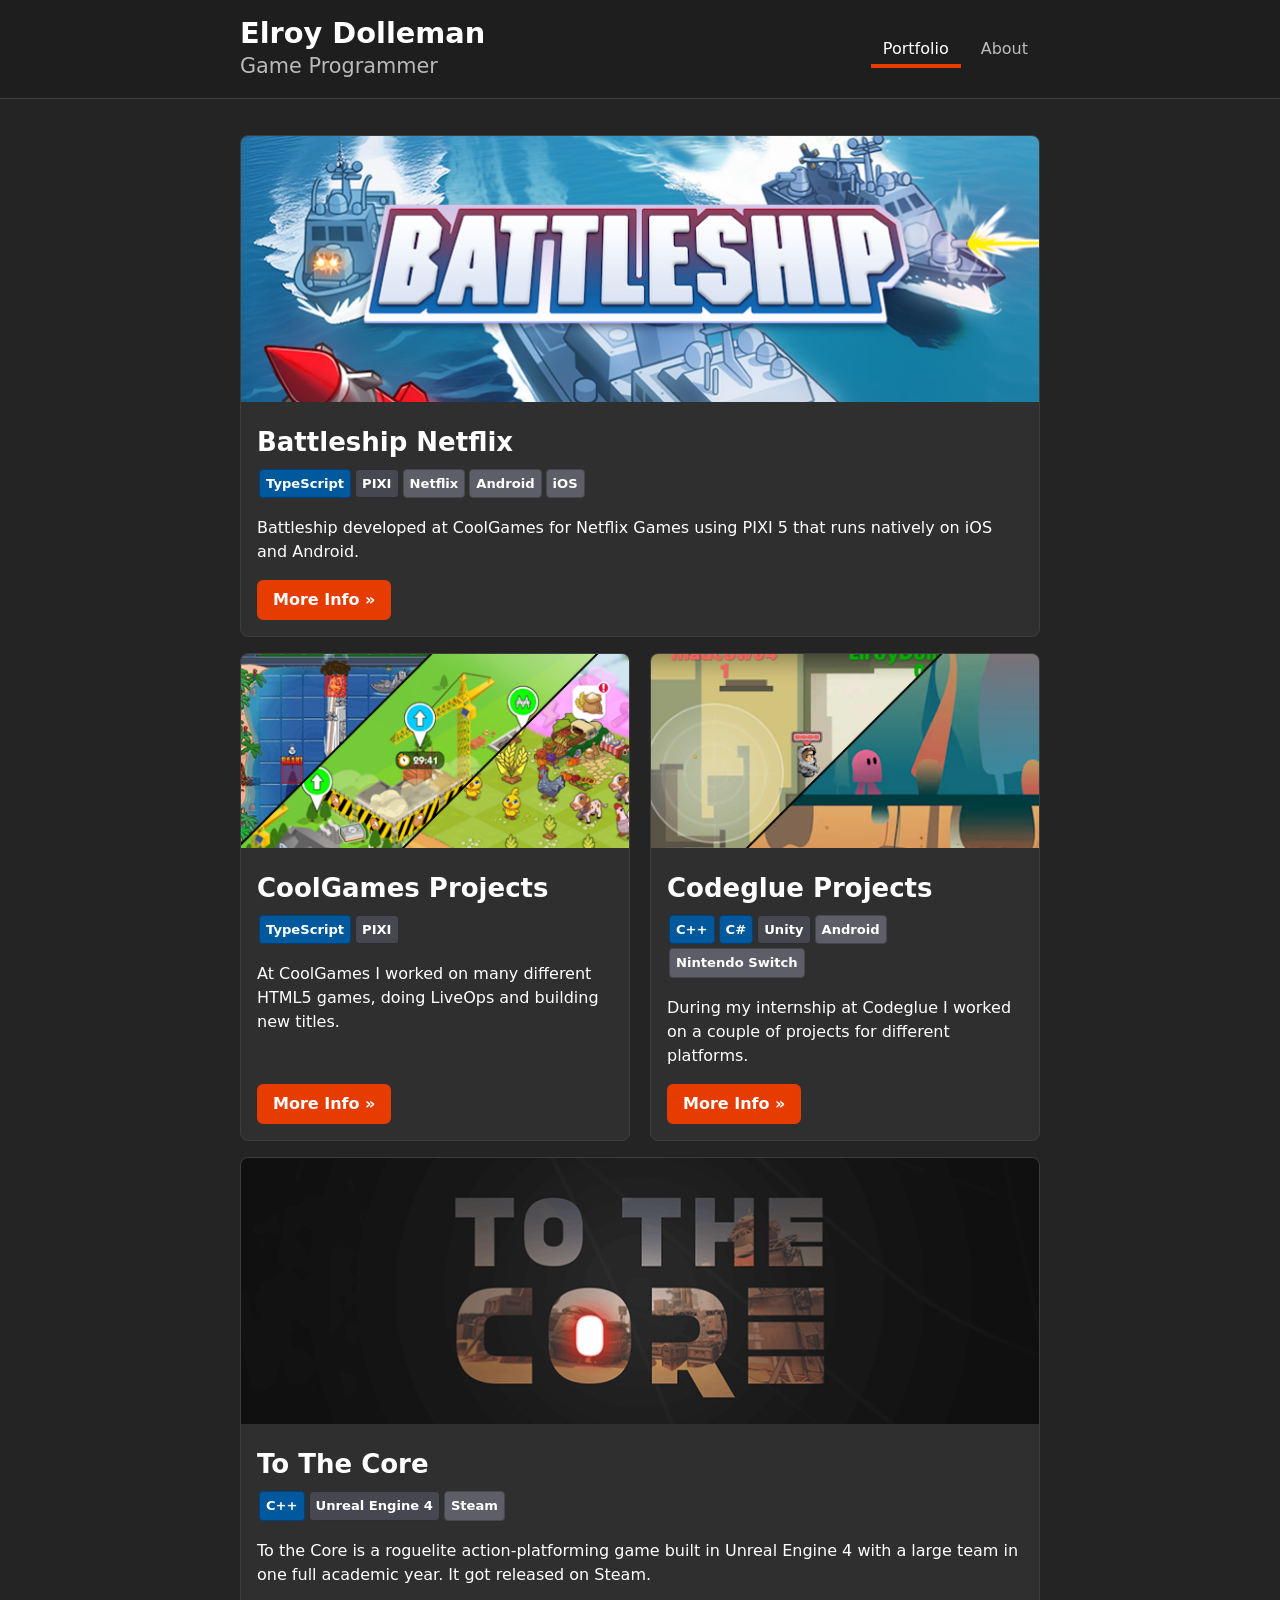
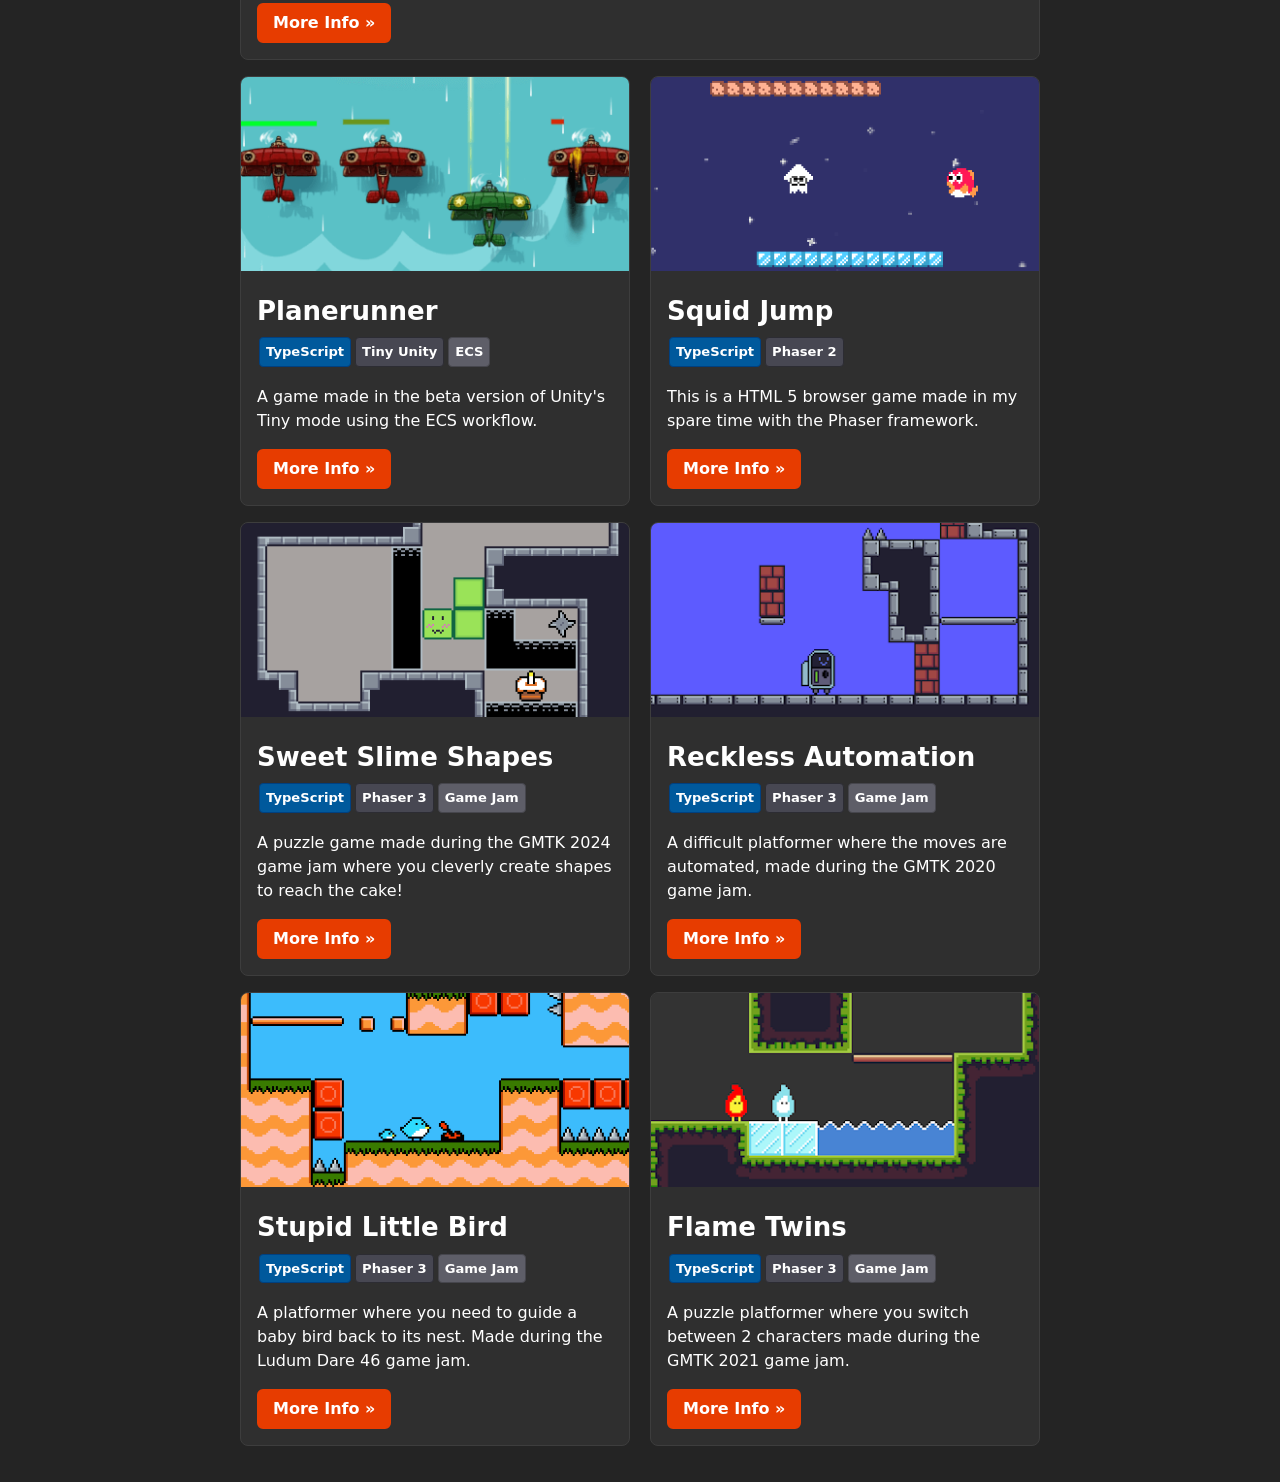
<file: index.html>
<!doctype html>
<html lang="en">
  <head>
    <meta charset="UTF-8" />
    <link rel="icon" type="image/png" href="/favicon.png" />
    <meta name="viewport" content="width=device-width, initial-scale=1.0" />
    <title>Elroy Dolleman Portfolio</title>
    <script type="module" crossorigin src="/assets/index-BaXlGQqI.js"></script>
    <link rel="stylesheet" crossorigin href="/assets/index-Cp9imR7o.css">
  </head>
  <body>
    <div id="root"></div>
  </body>
</html>
</file>
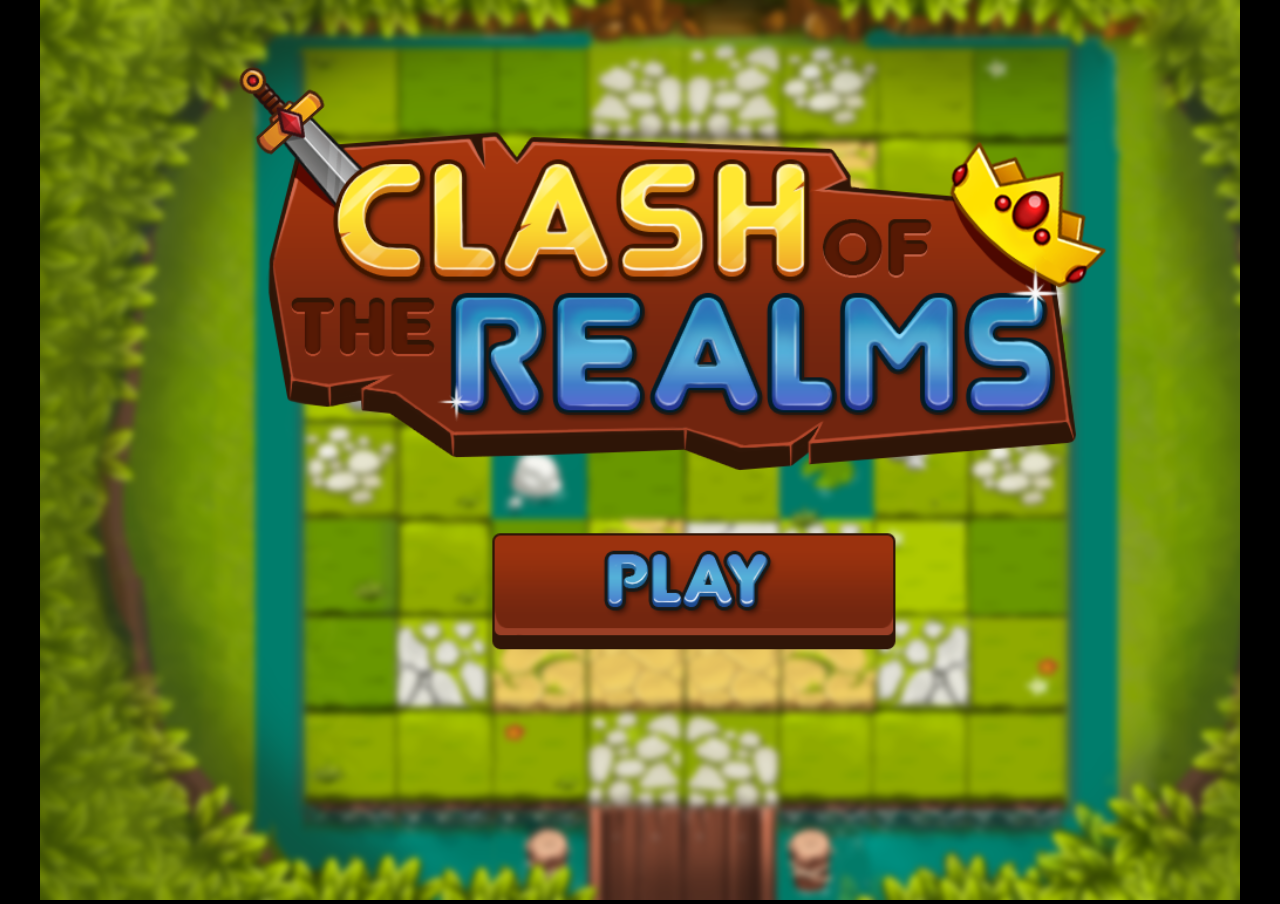
<file: clashoftherealms/index.html>
<!DOCTYPE html>
<html lang="en">
<head>
	<meta charset="UTF-8">
	<meta name="viewport" content="width=device-width, initial-scale=1, viewport-fit=cover, user-scalable=no">
	<meta name="author" content="Elroy Dolleman">
	<meta name="description" content="Clash of the Realms - a two-player tactics game">
	<link rel="icon" type="image/png" href="favicon.png">
	<title>Clash of the Realms</title>
	<style>html,body{touch-action:none;-webkit-user-select:none;user-select:none;background:#000;height:100dvh;margin:0;overflow:hidden}#game{width:100%;height:100dvh}</style>
  <script type="module" crossorigin src="./assets/index-CeoEwDvQ.js"></script>
  <link rel="modulepreload" crossorigin href="./assets/phaser-Vm4Av1xy.js">
</head>
<body>
	<main id="game"></main>
</body>
</html>
</file>
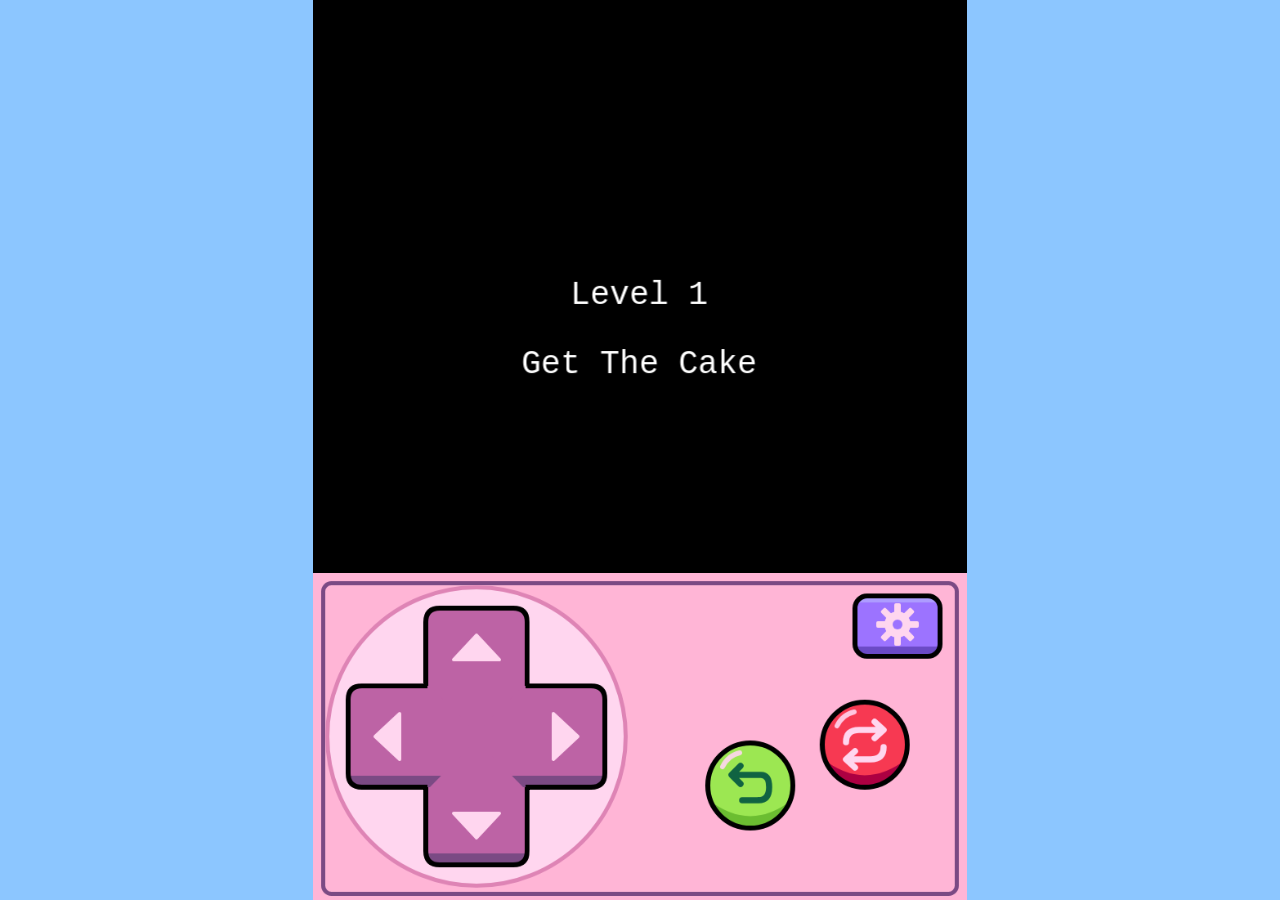
<file: sweetslimeshapes/index.html>
<!DOCTYPE html>
<html lang="en">
<head>
	<meta charset="UTF-8">
	<meta name="viewport" content="width=device-width, initial-scale=1, viewport-fit=cover, user-scalable=no">
	<meta name="author" content="Elroy Dolleman">
	<meta name="description" content="Sweet Slime Shapes - a slime-merging puzzle game">
	<title>Sweet Slime Shapes</title>
	<style>html,body{touch-action:none;-webkit-user-select:none;user-select:none;background:#8cc6ff;height:100dvh;margin:0;overflow:hidden}#game{justify-content:center;align-items:flex-start;width:100%;height:100dvh;display:flex}</style>
  <script type="module" crossorigin src="./assets/index-BoC5VGdN.js"></script>
  <link rel="modulepreload" crossorigin href="./assets/phaser-B_vcVLyb.js">
</head>
<body>
	<main id="game"></main>
</body>
</html>
</file>
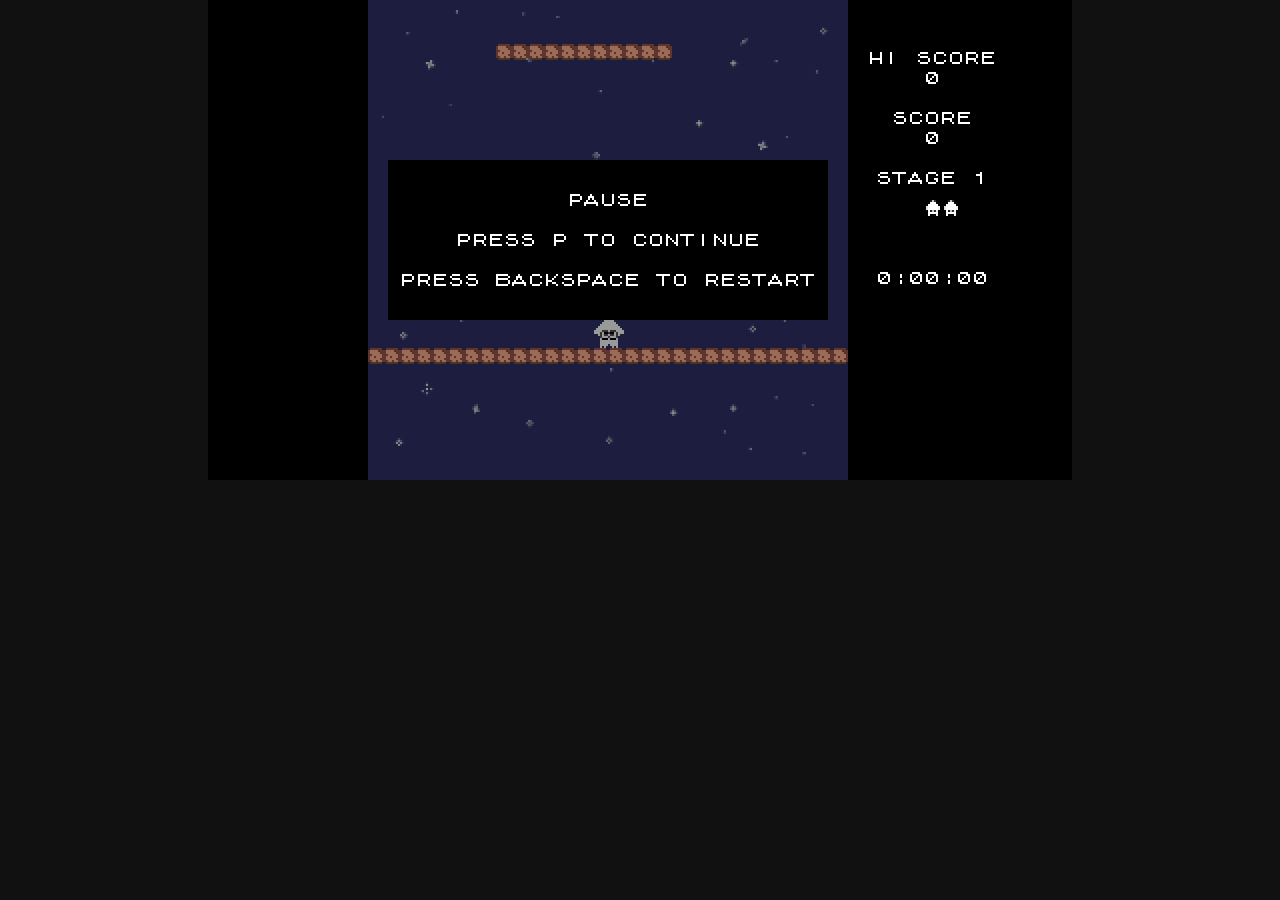
<file: projects/squidjump-fangame.html>
<!DOCTYPE html>
<html lang="en">
<head>
    <meta charset="UTF-8">
    <title>Squid Jump</title>

    <meta name="author" content="Elroy Dolleman">
    <meta name="description" content="Play Squid Jump">
    <meta name="format-detection" content="telephone=no">
    <meta name="viewport" content="user-scalable=no, initial-scale=1, maximum-scale=1, minimum-scale=1, width=device-width">
    <base href="/squidjump/">

    <link rel="stylesheet" href="/squidjump/style.css">
</head>
<body>
    <div id="squidjump-fangame"></div>

    <script src="/squidjump/js/phaser.js"></script>
    <script src="/squidjump/js/squidjump.js"></script>
</body>
</html>
</file>
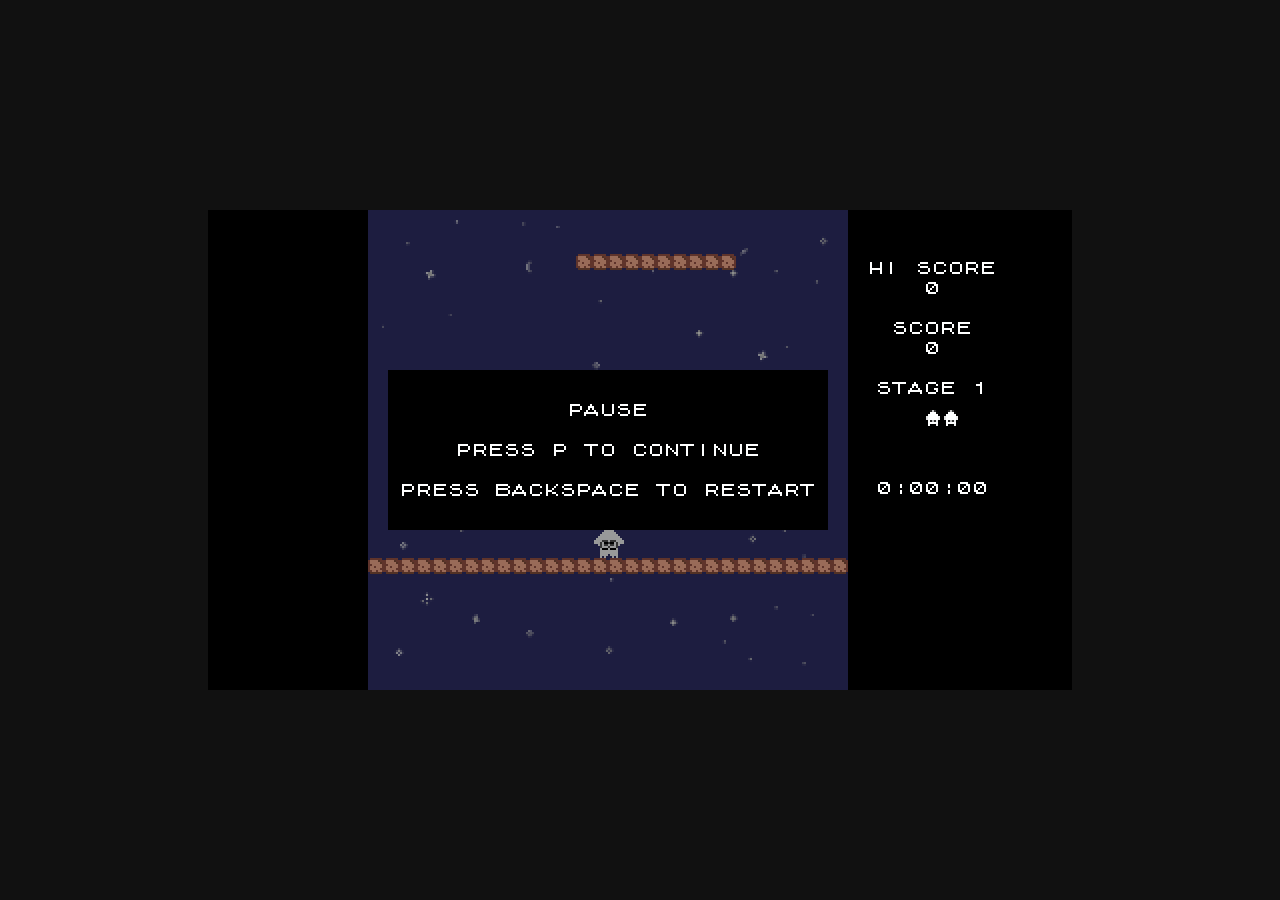
<file: squidjump/squidjump.html>
<!DOCTYPE html>
<html>
<head>
    <title>Squid Jump</title>

    <meta name="author" content="Elroy Dolleman">
    <meta name="description" content="Play Squid Jump">

    <meta name="format-detection" content="telephone=no">
    <meta name="viewport" content="user-scalable=no, initial-scale=1, maximum-scale=1, minimum-scale=1, width=device-width">

    <script src="js/phaser.js"></script>
    <script src="js/squidjump.js"></script>

    <link rel="stylesheet" href="style.css">
</head>

<body>
    
</body>

</html>
</file>
<file: assets/index-Cp9imR7o.css>
:root{font-family:system-ui,Avenir,Helvetica,Arial,sans-serif;line-height:1.5;font-weight:400;color-scheme:dark;color:#ffffffde;background-color:#242424;font-synthesis:none;text-rendering:optimizeLegibility;-webkit-font-smoothing:antialiased;-moz-osx-font-smoothing:grayscale}a{font-weight:500;color:#e73c00;text-decoration:inherit}a:hover{color:#ff5722}body{margin:0;display:flex;flex-direction:column;min-width:320px;min-height:100vh}h1{font-size:3.2em;line-height:1.1}button{border-radius:8px;border:1px solid transparent;padding:.6em 1.2em;font-size:1em;font-weight:500;font-family:inherit;background-color:#1a1a1a;cursor:pointer;transition:border-color .25s}button:hover{border-color:#e73c00}button:focus,button:focus-visible{outline:4px auto -webkit-focus-ring-color}.project{background-color:#2f2f2f;border:1px solid #3d3d3d;color:#fff;border-radius:8px;overflow:hidden;max-width:800px;margin:0 auto;width:100%;height:100%;box-sizing:border-box;display:flex;flex-direction:column}.thumbnail img{width:100%;display:block}.project .content{padding:16px;flex:1;display:flex;flex-direction:column}.project .content .more-info-container{margin-top:auto}.project ul{font-size:14px;font-weight:700;color:#fff;margin:0;padding:0}.project h2{text-align:left;font-weight:700;font-size:26px;line-height:1.25;margin:8px 0}.more-info-button{display:inline-block;padding:6px 14px;background-color:#e73c00;color:#fff;font-weight:700;text-decoration:none;border:2px solid #e73c00;border-radius:6px;cursor:pointer;transition:all .3s ease;text-align:center}.more-info-button:hover{background-color:#fff;color:#e73c00;border-color:#e73c00}.project-row{max-width:800px;margin:16px auto;width:100%}.site-header{background-color:#1e1e1e;border-bottom:1px solid #3d3d3d}.header-content{max-width:800px;margin:0 auto;padding:16px 20px;display:flex;align-items:center;justify-content:space-between}.header-title{cursor:pointer;text-decoration:none;color:inherit}.header-title h1{font-size:1.8rem;margin:0;line-height:1.2;color:#fff}.header-title h2{font-size:1.3rem;margin:0;font-weight:400;color:#ffffffb0}.header-nav ul{list-style:none;display:flex;gap:8px;margin:0;padding:0}.header-nav a{color:#ffffffb3;text-decoration:none;font-size:1rem;padding:6px 12px;border-bottom:4px solid transparent;transition:color .2s,border-color .2s;cursor:pointer}.header-nav a:hover{color:#fff}.header-nav a.active{color:#fff;border-bottom-color:#e73c00}@media(max-width:600px){.header-content{flex-direction:column;text-align:center;gap:12px}}.about-card{background-color:#2f2f2f;border:1px solid #3d3d3d;border-radius:8px;padding:24px;margin-bottom:20px}.about-card h2{font-size:1.4rem;margin:0 0 16px}.about-card p{line-height:1.7;margin:0 0 12px;color:#ffffffd9}.about-card a{color:#e73c00}.about-card a:hover{color:#ff5722}.about-bottom{display:flex;gap:20px;align-items:flex-start}.about-photo{width:280px;border-radius:12px;flex-shrink:0;object-fit:cover}.about-bottom-right{flex:1;min-width:0}.contact-links{display:flex;gap:16px;flex-wrap:wrap;align-items:center}.contact-links a{display:inline-flex;align-items:center;gap:6px}.skills-grid{display:grid;grid-template-columns:1fr 1fr}.skill-category{margin:8px 0}.skill-category dt{font-weight:700;font-size:.95rem;color:#fff9}.skill-category dd{margin:0}@media(max-width:700px){.about-bottom{flex-direction:column;align-items:center}.about-photo{width:100%;max-width:320px}}@media(max-width:500px){.skills-grid{grid-template-columns:1fr}}.project-page{max-width:800px;margin:0 auto;padding:20px;color:#fff}.steam-widget{display:block;width:100%;height:190px;border:0}.project-page-title{font-size:1.8rem;margin:0 0 20px}.project-page-content.layout-side{display:flex;gap:24px;align-items:flex-start}.layout-side .project-page-description{flex:1;min-width:0}.layout-side .project-page-slider{width:280px;flex-shrink:0}.project-page-content.layout-top{display:flex;flex-direction:column;gap:24px}.layout-top .project-page-slider{width:100%}.project-page-extra{margin-top:32px}@media(max-width:600px){.project-page-content.layout-side{flex-direction:column}.layout-side .project-page-slider{width:100%}}.image-slider{position:relative;overflow:hidden;border-radius:8px;background-color:#1a1a1a}.image-slider-viewport{display:flex;transition:transform .3s ease}.image-slider-viewport img{width:100%;flex-shrink:0;display:block;object-fit:contain}.image-slider-btn{position:absolute;top:50%;transform:translateY(-50%);background:#00000080;color:#fff;border:none;width:40px;height:40px;border-radius:50%;font-size:1.2rem;cursor:pointer;display:flex;align-items:center;justify-content:center;transition:background .2s;z-index:1;padding:0}.image-slider-btn:hover{background:#000c;border-color:transparent}.image-slider-btn.prev{left:8px}.image-slider-btn.next{right:8px}.image-slider-dots{display:flex;justify-content:center;gap:6px;padding:10px 0}.image-slider-dots button{width:10px;height:10px;border-radius:50%;border:none;background:#ffffff4d;cursor:pointer;padding:0;transition:background .2s}.image-slider-dots button:hover{background:#fff9;border-color:transparent}.image-slider-dots button.active{background:#e73c00}#root{width:100%;padding:0;text-align:left}.layout{max-width:800px;margin:0 auto;padding:20px}
</file>
<file: squidjump/style.css>
body {
    background: #111;
    margin: 0;
    width: 100%;
    overflow: hidden;
}
</file>
